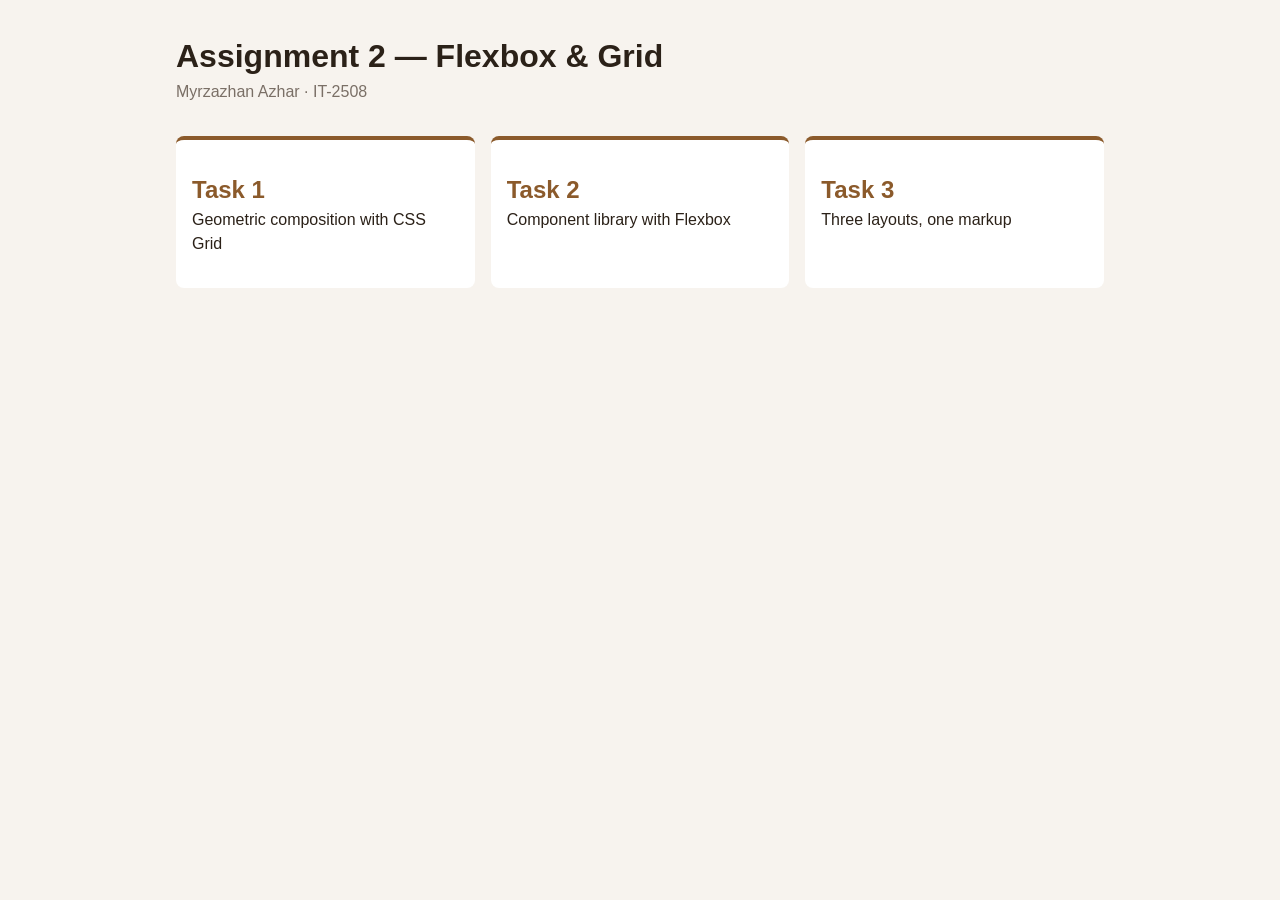
<file: index.html>
<!DOCTYPE html>
<html lang="en">
<head>
  <meta charset="UTF-8">
  <meta name="viewport" content="width=device-width, initial-scale=1.0">
  <title>Assignment 2 — CSS</title>
  <link rel="stylesheet" href="css/base.css">
  <link rel="stylesheet" href="css/index.css">
</head>
<body>
  <main class="home">
    <h1>Assignment 2 — Flexbox &amp; Grid</h1>
    <p class="author">Myrzazhan Azhar · IT-2508</p>

    <nav class="tasks">
      <a href="task1.html" class="task">
        <h2>Task 1</h2>
        <p>Geometric composition with CSS Grid</p>
      </a>
      <a href="task2.html" class="task">
        <h2>Task 2</h2>
        <p>Component library with Flexbox</p>
      </a>
      <a href="task3.html" class="task">
        <h2>Task 3</h2>
        <p>Three layouts, one markup</p>
      </a>
    </nav>
  </main>
</body>
</html>
</file>
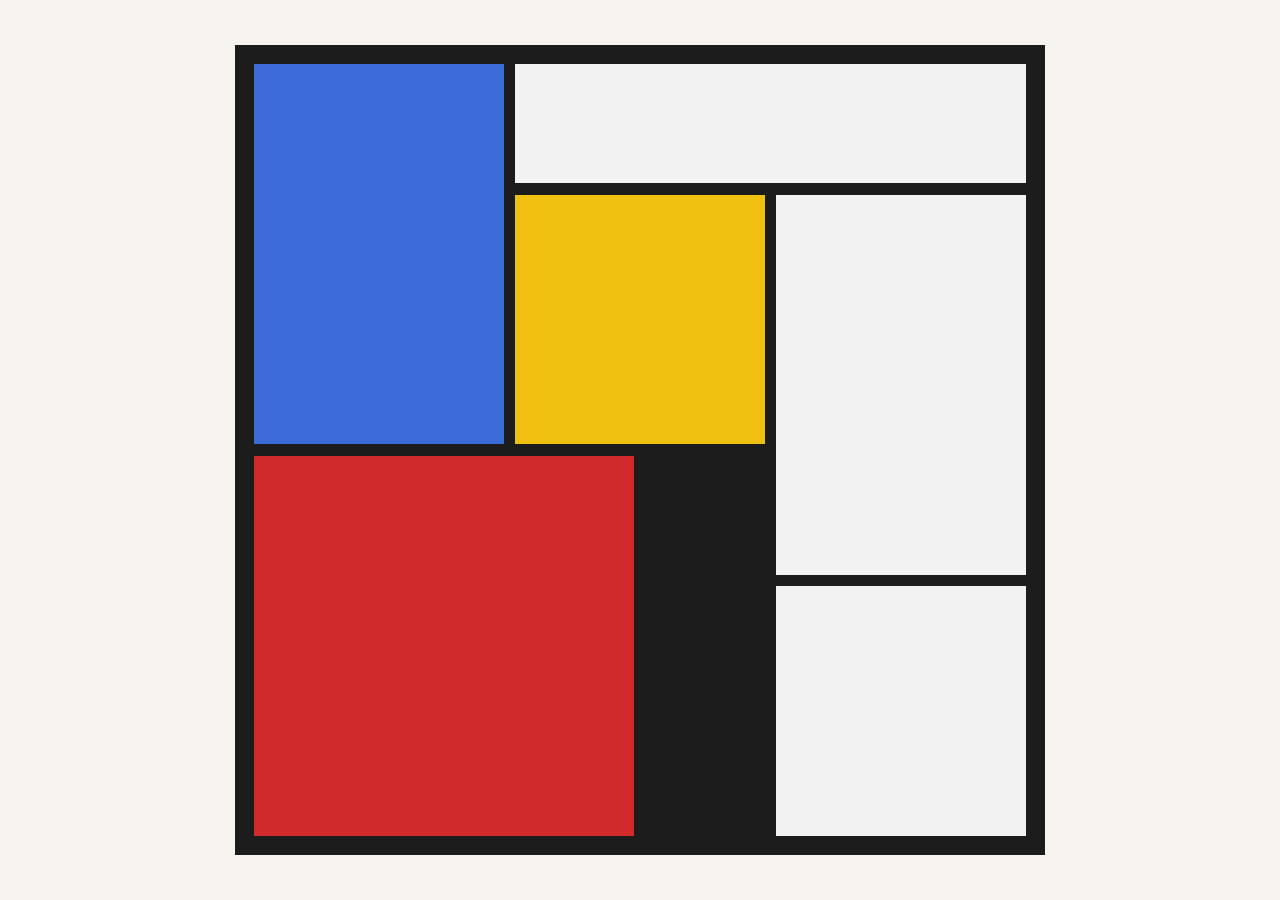
<file: task1.html>
<!DOCTYPE html>
<html lang="en">
<head>
  <meta charset="UTF-8">
  <meta name="viewport" content="width=device-width, initial-scale=1.0">
  <title>Task 1 — Grid Composition</title>
  <link rel="stylesheet" href="css/base.css">
  <link rel="stylesheet" href="css/task1.css">
</head>
<body>
  <main class="composition">
    <div class="block blue"></div>
    <div class="block white top"></div>
    <div class="block yellow"></div>
    <div class="block white right"></div>
    <div class="block red"></div>
    <div class="block black"></div>
    <div class="block white bottom"></div>
  </main>
</body>
</html>
</file>
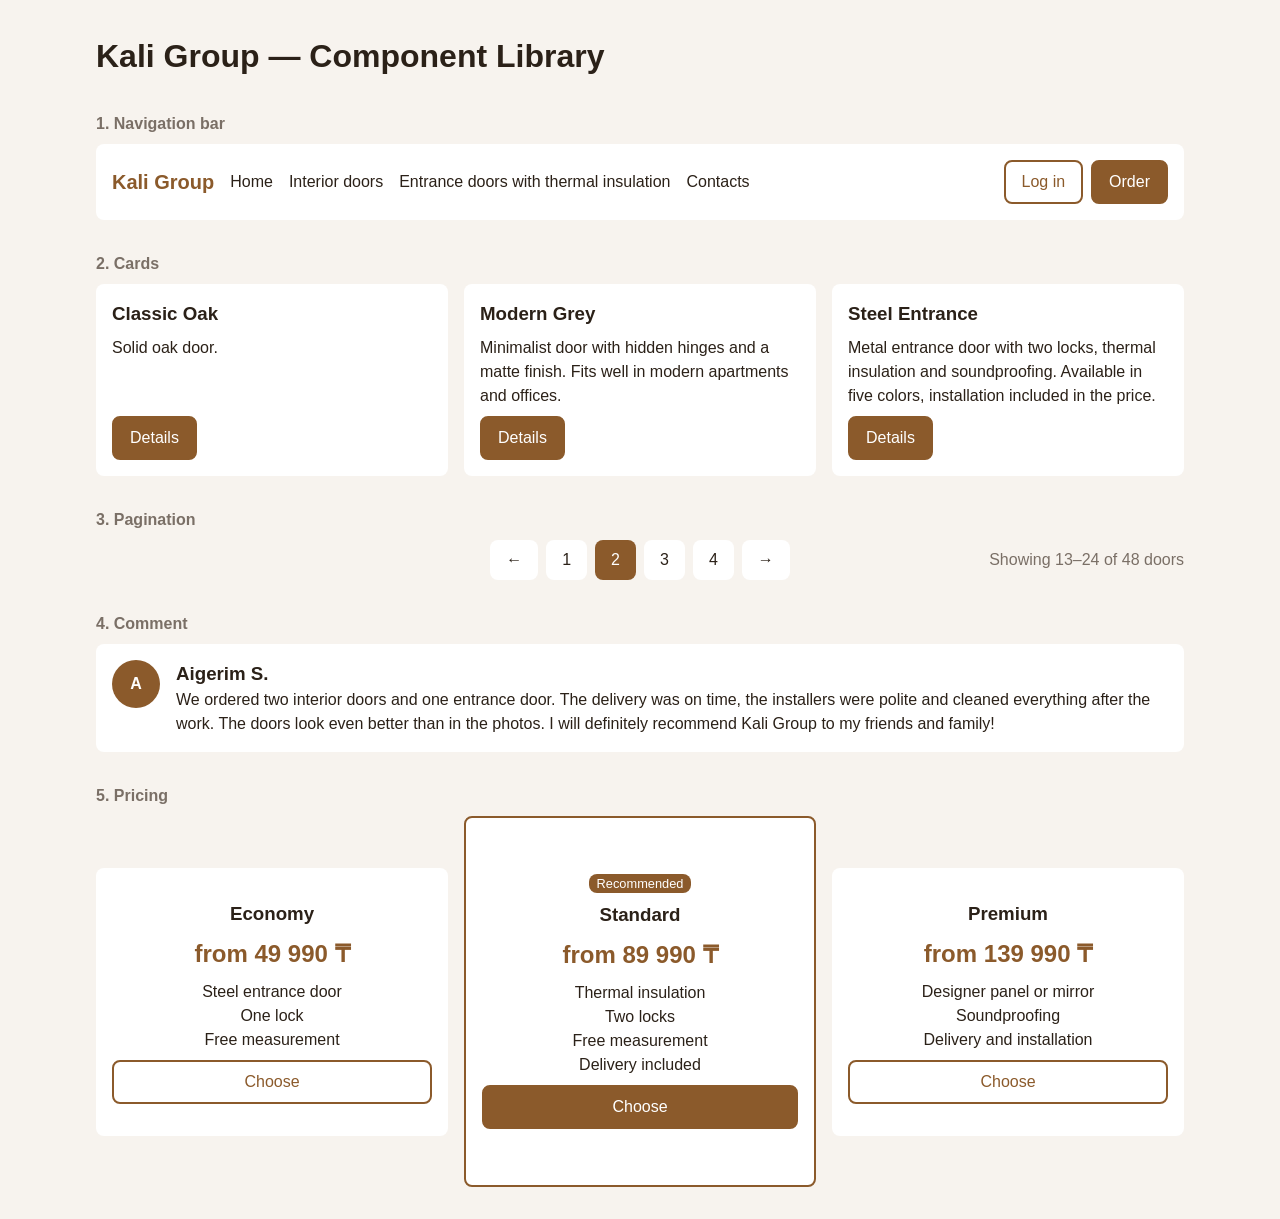
<file: task2.html>
<!DOCTYPE html>
<html lang="en">
<head>
  <meta charset="UTF-8">
  <meta name="viewport" content="width=device-width, initial-scale=1.0">
  <title>Task 2 — Component Library</title>
  <link rel="stylesheet" href="css/base.css">
  <link rel="stylesheet" href="css/task2.css">
</head>
<body>
  <main class="library">
    <h1>Kali Group — Component Library</h1>

    
    <section class="component">
      <h2>1. Navigation bar</h2>
      <nav class="navbar">
        <a href="#" class="logo">Kali Group</a>
        <ul class="nav-links">
          <li><a href="#">Home</a></li>
          <li><a href="#">Interior doors</a></li>
          <li><a href="#">Entrance doors with thermal insulation</a></li>
          <li><a href="#">Contacts</a></li>
        </ul>
        <div class="nav-actions">
          <a href="#" class="btn btn-outline">Log in</a>
          <a href="#" class="btn">Order</a>
        </div>
      </nav>
    </section>

    
    <section class="component">
      <h2>2. Cards</h2>
      <div class="cards">
        <article class="card">
          <h3>Classic Oak</h3>
          <p>Solid oak door.</p>
          <a href="#" class="btn">Details</a>
        </article>
        <article class="card">
          <h3>Modern Grey</h3>
          <p>Minimalist door with hidden hinges and a matte finish. Fits well in modern apartments and offices.</p>
          <a href="#" class="btn">Details</a>
        </article>
        <article class="card">
          <h3>Steel Entrance</h3>
          <p>Metal entrance door with two locks, thermal insulation and soundproofing. Available in five colors, installation included in the price.</p>
          <a href="#" class="btn">Details</a>
        </article>
      </div>
    </section>

    
    <section class="component">
      <h2>3. Pagination</h2>
      <div class="pagination">
        <div class="pages">
          <a href="#" class="page">&larr;</a>
          <a href="#" class="page">1</a>
          <a href="#" class="page active">2</a>
          <a href="#" class="page">3</a>
          <a href="#" class="page">4</a>
          <a href="#" class="page">&rarr;</a>
        </div>
        <p class="result-count">Showing 13–24 of 48 doors</p>
      </div>
    </section>

    
    <section class="component">
      <h2>4. Comment</h2>
      <div class="comment">
        <div class="avatar">A</div>
        <div class="comment-body">
          <h3>Aigerim S.</h3>
          <p>We ordered two interior doors and one entrance door. The delivery was on time, the installers were polite and cleaned everything after the work. The doors look even better than in the photos. I will definitely recommend Kali Group to my friends and family!</p>
        </div>
      </div>
    </section>

    
    <section class="component">
      <h2>5. Pricing</h2>
            <div class="pricing">
        <article class="plan">
          <h3>Economy</h3>
          <p class="price">from 49 990 ₸</p>
          <ul>
            <li>Steel entrance door</li>
            <li>One lock</li>
            <li>Free measurement</li>
          </ul>
          <a href="#" class="btn btn-outline">Choose</a>
        </article>
        <article class="plan featured">
          <p class="badge">Recommended</p>
          <h3>Standard</h3>
          <p class="price">from 89 990 ₸</p>
          <ul>
            <li>Thermal insulation</li>
            <li>Two locks</li>
            <li>Free measurement</li>
            <li>Delivery included</li>
          </ul>
          <a href="#" class="btn">Choose</a>
        </article>
        <article class="plan">
          <h3>Premium</h3>
          <p class="price">from 139 990 ₸</p>
          <ul>
            <li>Designer panel or mirror</li>
            <li>Soundproofing</li>
            <li>Delivery and installation</li>
          </ul>
          <a href="#" class="btn btn-outline">Choose</a>
        </article>
      </div>
    </section>
  </main>
</body>
</html>
</file>
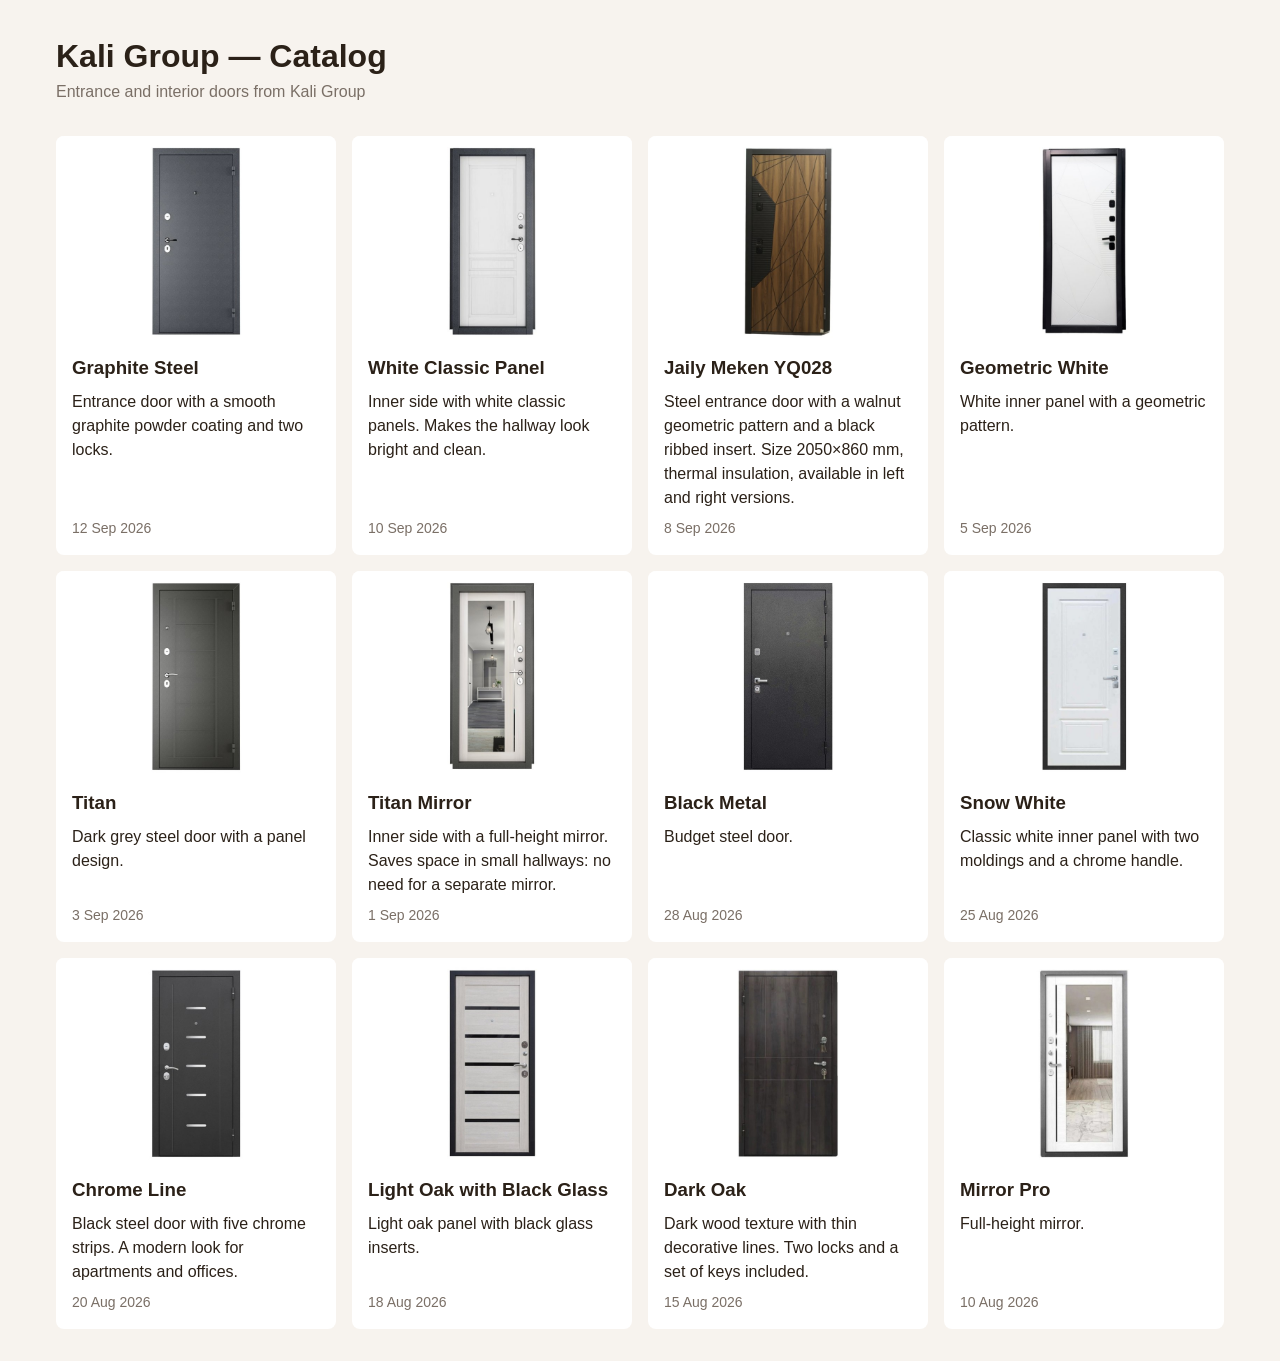
<file: task3.html>
<!DOCTYPE html>
<html lang="en">
<head>
  <meta charset="UTF-8">
  <meta name="viewport" content="width=device-width, initial-scale=1.0">
  <title>Task 3 — Three Layouts</title>
  <link rel="stylesheet" href="css/base.css">
  <link rel="stylesheet" href="css/task3.css">
</head>
<body>
  <main class="page">
    <h1>Kali Group — Catalog</h1>
    <p class="hint">Entrance and interior doors from Kali Group</p>

    <section class="catalog grid">

      <article class="item">
        <img src="img/door1.jpg" alt="Graphite Steel door">
        <div class="item-body">
          <h3>Graphite Steel</h3>
          <p>Entrance door with a smooth graphite powder coating and two locks.</p>
        </div>
        <time>12 Sep 2026</time>
      </article>

      <article class="item">
        <img src="img/door2.jpg" alt="White Classic Panel door">
        <div class="item-body">
          <h3>White Classic Panel</h3>
          <p>Inner side with white classic panels. Makes the hallway look bright and clean.</p>
        </div>
        <time>10 Sep 2026</time>
      </article>

      <article class="item">
        <img src="img/door3.jpg" alt="Jaily Meken YQ028 door">
        <div class="item-body">
          <h3>Jaily Meken YQ028</h3>
          <p>Steel entrance door with a walnut geometric pattern and a black ribbed insert. Size 2050×860 mm, thermal insulation, available in left and right versions.</p>
        </div>
        <time>8 Sep 2026</time>
      </article>

      <article class="item">
        <img src="img/door4.jpg" alt="Geometric White door">
        <div class="item-body">
          <h3>Geometric White</h3>
          <p>White inner panel with a geometric pattern.</p>
        </div>
        <time>5 Sep 2026</time>
      </article>

      <article class="item">
        <img src="img/door5.jpg" alt="Titan door">
        <div class="item-body">
          <h3>Titan</h3>
          <p>Dark grey steel door with a panel design.</p>
        </div>
        <time>3 Sep 2026</time>
      </article>

      <article class="item">
        <img src="img/door6.jpg" alt="Titan Mirror door">
        <div class="item-body">
          <h3>Titan Mirror</h3>
          <p>Inner side with a full-height mirror. Saves space in small hallways: no need for a separate mirror.</p>
        </div>
        <time>1 Sep 2026</time>
      </article>

      <article class="item">
        <img src="img/door7.jpg" alt="Black Metal door">
        <div class="item-body">
          <h3>Black Metal</h3>
          <p>Budget steel door.</p>
        </div>
        <time>28 Aug 2026</time>
      </article>

      <article class="item">
        <img src="img/door8.jpg" alt="Snow White door">
        <div class="item-body">
          <h3>Snow White</h3>
          <p>Classic white inner panel with two moldings and a chrome handle.</p>
        </div>
        <time>25 Aug 2026</time>
      </article>

      <article class="item">
        <img src="img/door9.jpg" alt="Chrome Line door">
        <div class="item-body">
          <h3>Chrome Line</h3>
          <p>Black steel door with five chrome strips. A modern look for apartments and offices.</p>
        </div>
        <time>20 Aug 2026</time>
      </article>

      <article class="item">
        <img src="img/door10.jpg" alt="Light Oak with Black Glass door">
        <div class="item-body">
          <h3>Light Oak with Black Glass</h3>
          <p>Light oak panel with black glass inserts.</p>
        </div>
        <time>18 Aug 2026</time>
      </article>

      <article class="item">
        <img src="img/door11.jpg" alt="Dark Oak door">
        <div class="item-body">
          <h3>Dark Oak</h3>
          <p>Dark wood texture with thin decorative lines. Two locks and a set of keys included.</p>
        </div>
        <time>15 Aug 2026</time>
      </article>

      <article class="item">
        <img src="img/door12.jpg" alt="Mirror Pro door">
        <div class="item-body">
          <h3>Mirror Pro</h3>
          <p>Full-height mirror.</p>
        </div>
        <time>10 Aug 2026</time>
      </article>

    </section>
  </main>
</body>
</html>
</file>
<file: css/base.css>
:root {
  --color-primary: #8b5a2b;   
  --color-dark: #2b2118;
  --color-light: #f7f3ee;
  --color-white: #ffffff;
  --color-muted: #7a6f66;

  --space-s: 0.5rem;
  --space-m: 1rem;
  --space-l: 2rem;

  --radius: 8px;
  --font-main: "Segoe UI", Arial, sans-serif;
}

* {
  box-sizing: border-box;
  margin: 0;
}

body {
  font-family: var(--font-main);
  color: var(--color-dark);
  background: var(--color-light);
  line-height: 1.5;
}
</file>
<file: css/index.css>
.home {
  max-width: 60rem;
  margin: 0 auto;
  padding: var(--space-l) var(--space-m);
}

.author {
  color: var(--color-muted);
  margin-bottom: var(--space-l);
}

.tasks {
  display: flex;
  flex-wrap: wrap;
  gap: var(--space-m);
}

.task {
  flex: 1 1 14rem;
  padding: var(--space-l) var(--space-m);
  background: var(--color-white);
  border-radius: var(--radius);
  border-top: 4px solid var(--color-primary);
  color: inherit;
  text-decoration: none;
}

.task h2 {
  color: var(--color-primary);
}

.task:hover {
  background: var(--color-light);
}
</file>
<file: css/task1.css>
body {
  min-height: 100vh;
  display: grid;
  place-items: center;          
}

.composition {
  width: min(90vw, 90vh);       
  aspect-ratio: 1 / 1;          

  display: grid;
  grid-template-columns: repeat(6, 1fr);
  grid-template-rows: repeat(6, 1fr);
  gap: 1.5%;                    
  padding: 1.5%;                
  background: #1c1c1c;          
}

.blue   { background: #3a6bd6; }
.yellow { background: #f0c010; }
.red    { background: #d02a2a; }
.black  { background: #1c1c1c; }
.white  { background: #f2f2f2; }

.blue         { grid-column: 1 / 3; grid-row: 1 / 4; }
.white.top    { grid-column: 3 / 7; grid-row: 1 / 2; }
.yellow       { grid-column: 3 / 5; grid-row: 2 / 4; }
.white.right  { grid-column: 5 / 7; grid-row: 2 / 5; }
.red          { grid-column: 1 / 4; grid-row: 4 / 7; }
.black        { grid-column: 4 / 5; grid-row: 4 / 7; }
.white.bottom { grid-column: 5 / 7; grid-row: 5 / 7; }
</file>
<file: css/task2.css>
.library {
  max-width: 70rem;
  margin: 0 auto;
  padding: var(--space-l) var(--space-m);
  display: flex;
  flex-direction: column;
  gap: var(--space-l);
}

.component h2 {
  font-size: 1rem;
  color: var(--color-muted);
  margin-bottom: var(--space-s);
}

ul { padding: 0; list-style: none; }
a  { color: inherit; text-decoration: none; }

.btn {
  display: inline-block;
  padding: var(--space-s) var(--space-m);
  border: 2px solid var(--color-primary);
  border-radius: var(--radius);
  background: var(--color-primary);
  color: var(--color-white);
  text-align: center;
}

.btn-outline {
  background: transparent;
  color: var(--color-primary);
}

/* ===== 1. Navbar ===== */
.navbar {
  display: flex;
  flex-wrap: wrap;
  align-items: center;
  gap: var(--space-m);
  padding: var(--space-m);
  background: var(--color-white);
  border-radius: var(--radius);
}

.logo {
  font-weight: bold;
  font-size: 1.25rem;
  color: var(--color-primary);
}

.nav-links {
  display: flex;
  flex-wrap: wrap;
  gap: var(--space-m);
}

.nav-actions {
  display: flex;
  gap: var(--space-s);
  margin-left: auto;
}

.cards {
  display: flex;
  flex-wrap: wrap;
  gap: var(--space-m);
}

.card {
  flex: 1 1 15rem;
  display: flex;
  flex-direction: column;
  gap: var(--space-s);
  padding: var(--space-m);
  background: var(--color-white);
  border-radius: var(--radius);
}

.card .btn {
  margin-top: auto;             
  align-self: flex-start;
}

.pagination {
  display: flex;
  flex-wrap: wrap;
  align-items: center;
  gap: var(--space-m);
}

.pagination::before {     
  content: "";
  flex: 1;
}

.pages {
  display: flex;
  gap: var(--space-s);
}

.page {
  padding: var(--space-s) var(--space-m);
  border-radius: var(--radius);
  background: var(--color-white);
}

.page.active {
  background: var(--color-primary);
  color: var(--color-white);
}

.result-count {
  flex: 1;
  text-align: right;
  color: var(--color-muted);
}

.comment {
  display: flex;
  align-items: flex-start;
  gap: var(--space-m);
  padding: var(--space-m);
  background: var(--color-white);
  border-radius: var(--radius);
}

.avatar {
  flex-shrink: 0;               
  width: 3rem;                 
  height: 3rem;
  border-radius: 50%;
  background: var(--color-primary);
  color: var(--color-white);
  display: flex;
  align-items: center;
  justify-content: center;
  font-weight: bold;
}

.comment-body {
  flex: 1;
  min-width: 0;                 
}

.pricing {
  display: flex;
  flex-wrap: wrap;
  align-items: center;        
  gap: var(--space-m);
}

.plan {
  flex: 1 1 14rem;
  display: flex;
  flex-direction: column;
  gap: var(--space-s);
  padding: var(--space-l) var(--space-m);
  background: var(--color-white);
  border-radius: var(--radius);
  text-align: center;
}

.plan.featured {
  padding-block: 3.5rem;     
  border: 2px solid var(--color-primary);
}

.price {
  font-size: 1.5rem;
  font-weight: bold;
  color: var(--color-primary);
}

.badge {
  align-self: center;
  padding: 0 var(--space-s);
  border-radius: var(--radius);
  background: var(--color-primary);
  color: var(--color-white);
  font-size: 0.8rem;
}
</file>
<file: css/task3.css>
.page {
  max-width: 75rem;
  margin: 0 auto;
  padding: var(--space-l) var(--space-m);
}

.hint {
  color: var(--color-muted);
  margin-bottom: var(--space-l);
}

.catalog {
  display: grid;
  gap: var(--space-m);
}

.item {
  display: flex;
  flex-direction: column;
  gap: var(--space-s);
  background: var(--color-white);
  border-radius: var(--radius);
  overflow: hidden;
}

.item img {
  display: block;
  width: 100%;
  aspect-ratio: 4 / 3;
  object-fit: cover;
}

.item-body {
  flex: 1;
  padding: 0 var(--space-m);
}

.item h3 {
  color: var(--color-dark);
  margin-bottom: var(--space-s);
}

.item time {
  padding: 0 var(--space-m) var(--space-m);
  color: var(--color-muted);
  font-size: 0.875rem;
}

.catalog.grid {
  grid-template-columns: repeat(auto-fill, minmax(min(15rem, 100%), 1fr));
}

.catalog.list {
  grid-template-columns: 1fr;
}

.list .item {
  flex-direction: row;
  flex-wrap: wrap;
  align-items: center;
  gap: var(--space-m);
  padding: var(--space-s);
}

.list .item img {
  width: 6rem;
  flex-shrink: 0;
  aspect-ratio: 1 / 1;
  border-radius: var(--radius);
}

.list .item-body {
  flex: 1 1 12rem;
  min-width: 0;
  padding: 0;
}

.list .item time {
  margin-left: auto;
  padding: 0 var(--space-s);
  white-space: nowrap;
}

.catalog.magazine {
  grid-template-columns: repeat(auto-fill, minmax(min(12rem, calc(50% - var(--space-m))), 1fr));
  grid-auto-flow: dense;
}

.magazine .item:first-child {
  grid-column: span 2;
  grid-row: span 2;
}

.magazine .item:first-child h3 {
  font-size: 1.75rem;
}
</file>
